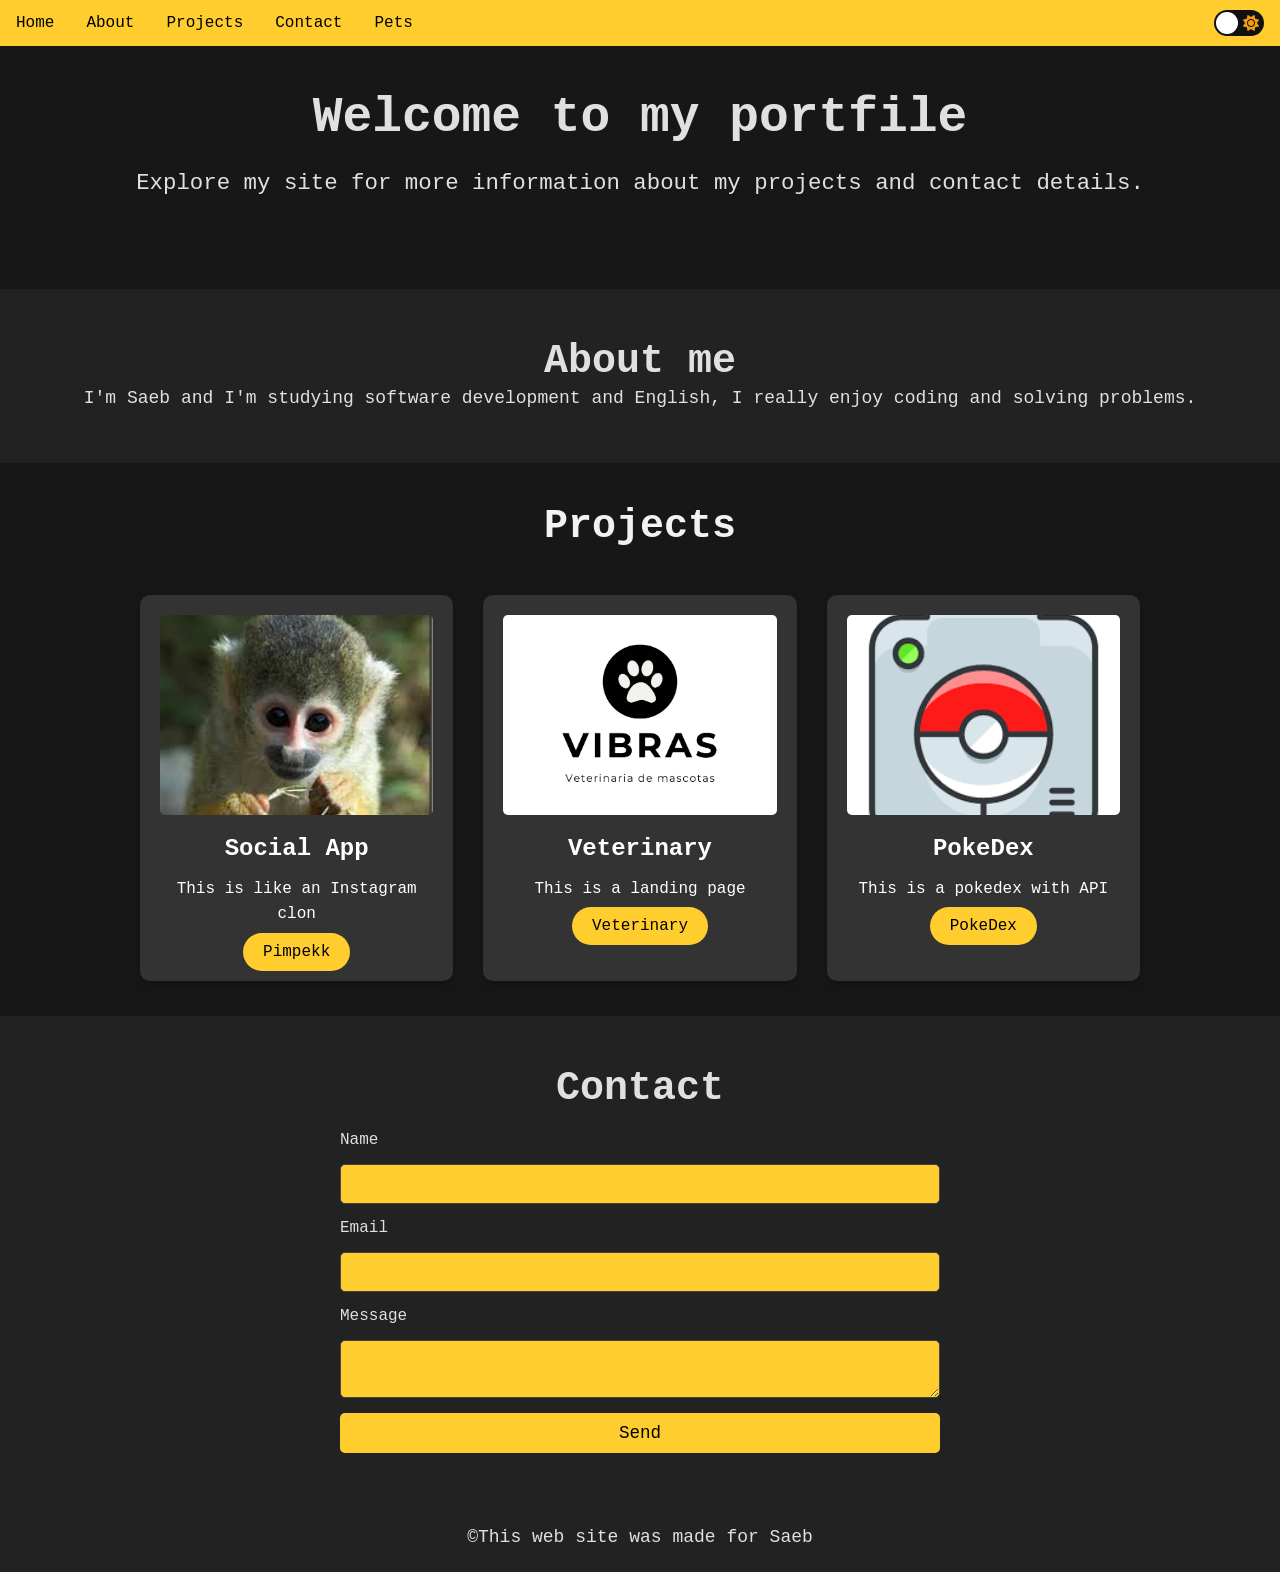
<file: index.html>
<!DOCTYPE html>
<html lang="en">
<head>
    <meta charset="UTF-8">
    <meta name="viewport" content="width=device-width, initial-scale=1.0">
    <title>Portfile</title>
    <link rel="stylesheet" href="styles.css">
    <link rel="stylesheet" href="https://cdnjs.cloudflare.com/ajax/libs/font-awesome/6.5.0/css/all.min.css">
</head>
<body>
  <header>
    <nav>
        <button id="menu-toggle" onclick="toggleMenu()">☰</button>  <!-- button hamburger -->
      <ul id="nav-menu">
        <li><a href="index.html">Home</a></li>
        <li><a href="#about">About</a></li>
        <li><a href="#projects">Projects</a></li>
        <li><a href="#contact">Contact</a></li>
        <li><a href="pets.html">Pets</a></li>
      </ul>
      <div class="toggle-wrapper">
        <input type="checkbox" class="checkbox" id="checkbox">
        <label for="checkbox" class="checkbox-label">
          <i class="fas fa-moon"></i>
          <i class="fas fa-sun"></i>
          <span class="ball"></span>
        </label>
      </div> <!-- button that toggles theme and keeps the site -->
    </nav>
  </header>

  <main>
    <section id="home">
      <div class="tittle">
        <h1>Welcome to my portfile</h1>
        <p>Explore my site for more information about my projects and contact details.</p>
      </div>
    </section>

    <section id="about">
      <article class="container">
        <h2>About me</h2>
        <p>I'm Saeb and I'm studying software development and English, I really enjoy coding and solving problems.</p>
      </article>
    </section>

    <section id="projects">
      <div class="container">
        <h2>Projects</h2>
        <div class="projects-container">

          <article class="project-card">
            <img src="assets/mono.jpeg" alt="Pimpekk">
            <h3>Social App</h3>
            <p>This is like an Instagram clon</p>
            <a href="https://pimpekk.co" class="button-link">Pimpekk</a>
          </article>

          <article class="project-card">
            <img src="assets/veterinary.webp" alt="Veterinary">
            <h3>Veterinary</h3>
            <p>This is a landing page</p>
            <a href="https://veterinary.co" class="button-link">Veterinary</a>
          </article>

          <article class="project-card">
            <img src="assets/pokedex.png" alt="PokeDex">
            <h3>PokeDex</h3>
            <p>This is a pokedex with API</p>
            <a href="https://pokedex.co" class="button-link">PokeDex</a>
          </article>

        </div>
      </div>
    </section>

    <section id="contact">
      <div class="container">
        <h2>Contact</h2>
        <form id="contactForm">
          <label for="name">Name</label>
          <input type="text" id="name" name="name" required>
          <label for="email">Email</label>
          <input type="email" id="email" name="email" required>
          <label for="message">Message</label>
          <textarea id="message" name="message" maxlength="267" required></textarea>
          <button type="submit">Send</button>
        </form>
      </div>
    </section>
  </main>

  <footer>
    <p>&copy;This web site was made for Saeb</p>
  </footer>

  <script src="script.js"></script>
  
</body>
</html>
</file>
<file: styles.css>
/* ===== RESET & BASE STYLES ===== */
* {
  padding: 0;
  margin: 0;
  box-sizing: border-box;
}

body {
  font-family: 'Courier New', Courier, monospace;
  background-color: var(--bg);
  color: var(--text);
  transition: background-color 0.4s ease, color 0.4s ease;

}

a {
  text-decoration: none;
  color: inherit;
}

/* Header: flex container fixed at the top */
header {
  position: fixed;
  top: 0;
  width: 100%;
  background-color: #ffce2e;
  z-index: 100;
}

/* Nav: flex container to align the ul horizontally */
nav {
  display: flex;            /* Flex container */
  align-items: center;      /* Vertically center content */
  width: 100%;
}

/* button hamburger */
#menu-toggle {
  display: none;
  transition: all ease-in 0.3s;

}

/* Nav list: flex container to distribute links evenly */
ul {
  display: flex;                  /* Flex container for nav links */
  justify-content: flex-start;    /* Distribute links from left */
  align-items: center;            /* Vertically center links */
  list-style-type: none;
  margin: 0;
  padding: 0;
  width: 100%;
  background-color: #ffce2e;
}

/* Individual nav link */
ul li a {
  display: flex;
  align-items: center;
  color: black;
  text-align: center;
  padding: 14px 16px;
  text-decoration: none;
}

/* Nav link hover effect */
li a:hover {
  background-color: #FFED96;
  color: black;
  transition: all ease-in 0.2s;
}

/* ===== HOME SECTION ===== */
.tittle {
  text-align: center;
  padding: 90px 20px 67px;    /* top padding compensates for fixed header */
  background-color: var(--bg-1);
}

.tittle h1 {
  font-size: 3.1rem;
}

.tittle p {
  font-size: 1.4rem;
  margin: 20px 0;
}

/* ===== ABOUT SECTION ===== */
#about {
  background-color: var(--bg-2); 
  padding: 50px 20px;
}

/* ===== SHARED LAYOUT ===== */
.container {
  max-width: 1200px;
  margin: 0 auto;
  padding: 0 20px;
}

h2 {
  font-size: 2.5rem;
  text-align: center;
}

p {
  font-size: 1.125rem;
  line-height: 1.6;
  text-align: center;
}

img {
  max-width: 100%;
  height: auto;
}

/* Projects */
#projects {
  background-color: var(--bg-1);
  color: #F2F2F2;
  padding: 35px 20px;
}

#projects h2 {
  text-align: center;
  font-size: 2.5rem;
  margin-bottom: 40px;
  padding: 6px 20px;
}

/* Projects grid container */
.projects-container {
  display: grid; /* Grid layout */
  grid-template-columns: repeat(3, 1fr); /* 3 equal columns */
  gap: 30px; /* Space between cards */
  max-width: 1000px;
  margin: 0 auto;
}

/* Responsive: 2 columns on medium screens */
@media (max-width: 900px) {
  .projects-container {
    grid-template-columns: repeat(2, 1fr);
  }
}

/* Responsive: 1 column on small/mobile screens */
@media (max-width: 600px) {
  .projects-container {
    grid-template-columns: 1fr;
  }
}

@media (max-width: 600px) {
/* show hamburger button */
    #menu-toggle {
    display: block;
    background: none;
    border: none;
    font-size: 1.8rem;
    cursor: pointer;
    padding: 10px 16px;
    transition: all ease-in 0.3s;
  }
/* hide nav menu for mobile */
   #nav-menu {
    display: none;
    flex-direction: column;
    width: 100%;
    background-color: #ffce2e;
    position: absolute;
    top: 48px;   /* altura del header */
    left: 0;
    transition: all ease-in 0.3s;
  }
/* show menu when is active */
    #nav-menu.open {
    display: flex;
  }
  
  nav {
    flex-wrap: wrap;
    position: relative;
  }

  #theme-toggle {
    margin-left: auto;
  }
}


/* Individual project card */
.project-card {
  background-color: #333;
  color: white;
  padding: 20px;
  border-radius: 10px;
  box-shadow: 0 4px 8px rgba(0, 0, 0, 0.2);
  text-align: center;
  transition: transform 0.3s ease, box-shadow 0.3s ease;
}

.project-card:hover {
  transform: translateY(-10px);
  box-shadow: 0 6px 15px rgba(192, 164, 3, 0.349);
}

.project-card img {
  width: 100%;
  height: 200px;
  object-fit: cover;
  border-radius: 5px;
}

.project-card h3 {
  font-size: 1.5rem;
  margin: 15px 0;
}

.project-card p {
  font-size: 1rem;
  margin-bottom: 15px;
}

/* Project card button */
.button-link {
  background-color: #ffce2e;
  color: black;
  padding: 10px 20px;
  font-size: 1rem;
  border-radius: 25px;
}

.button-link:hover {
  background-color: #FFE04D;
  color: black;
  transition: all ease-in 0.2s;
}

/* ===== CONTACT SECTION ===== */
#contact {
  background-color: var(--bg-2); 
  padding: 50px 20px;
}

#contact h2 {
  text-align: center;
  font-size: 2.5rem;
  margin-bottom: 20px;
}

/* Contact form: flex column layout */
form {
  display: flex;
  flex-direction: column; 
  gap: 15px;
  max-width: 600px;
  margin: 0 auto;
}

input, textarea {
  padding: 10px;
  font-size: 1rem;
  border: 1px solid #444;
  background-color: #ffce2e;
  color: black;
  border-radius: 5px;
}

button[type="submit"] {
  font-family: 'Courier New', Courier, monospace;
  background-color: #ffce2e;
  color: black;
  font-size: 1.1rem;
  border: none;
  cursor: pointer;
  border-radius: 5px;
  padding: 10px;
}

button[type="submit"]:hover {
  background-color: #FFE04D;
}

/* ===== FOOTER ===== */
footer {
  background-color: var(--bg-2); 
  color: var(--text);
  text-align: center;
  padding: 20px 0;
}

/* ===== THEME VARIABLES ===== */
:root {
  --bg-1: #171717;
  --bg-2: #222;
  --text: #e0e0e0;
}

[data-theme="light"] {
  --bg-1: #f5f5f5;
  --bg-2: #e0e0e0;
  --text: #111111;
}


/* ===== DARK/LIGHT TOGGLE ===== */
.toggle-wrapper {
  margin-left: auto;
  margin-right: 16px;
  display: flex;
  align-items: center;
}

.checkbox {
  opacity: 0;
  position: absolute;
}

.checkbox-label {
  background-color: #111;
  width: 50px;
  height: 26px;
  border-radius: 50px;
  position: relative;
  padding: 5px;
  cursor: pointer;
  display: flex;
  justify-content: space-between;
  align-items: center;
}

.fa-moon { color: #f1c40f; }
.fa-sun  { color: #f39c12; }

.checkbox-label .ball {
  background-color: #fff;
  width: 22px;
  height: 22px;
  position: absolute;
  left: 2px;
  top: 2px;
  border-radius: 50%;
  transition: transform 0.2s linear;
}

.checkbox:checked + .checkbox-label .ball {
  transform: translateX(24px);
}
</file>
